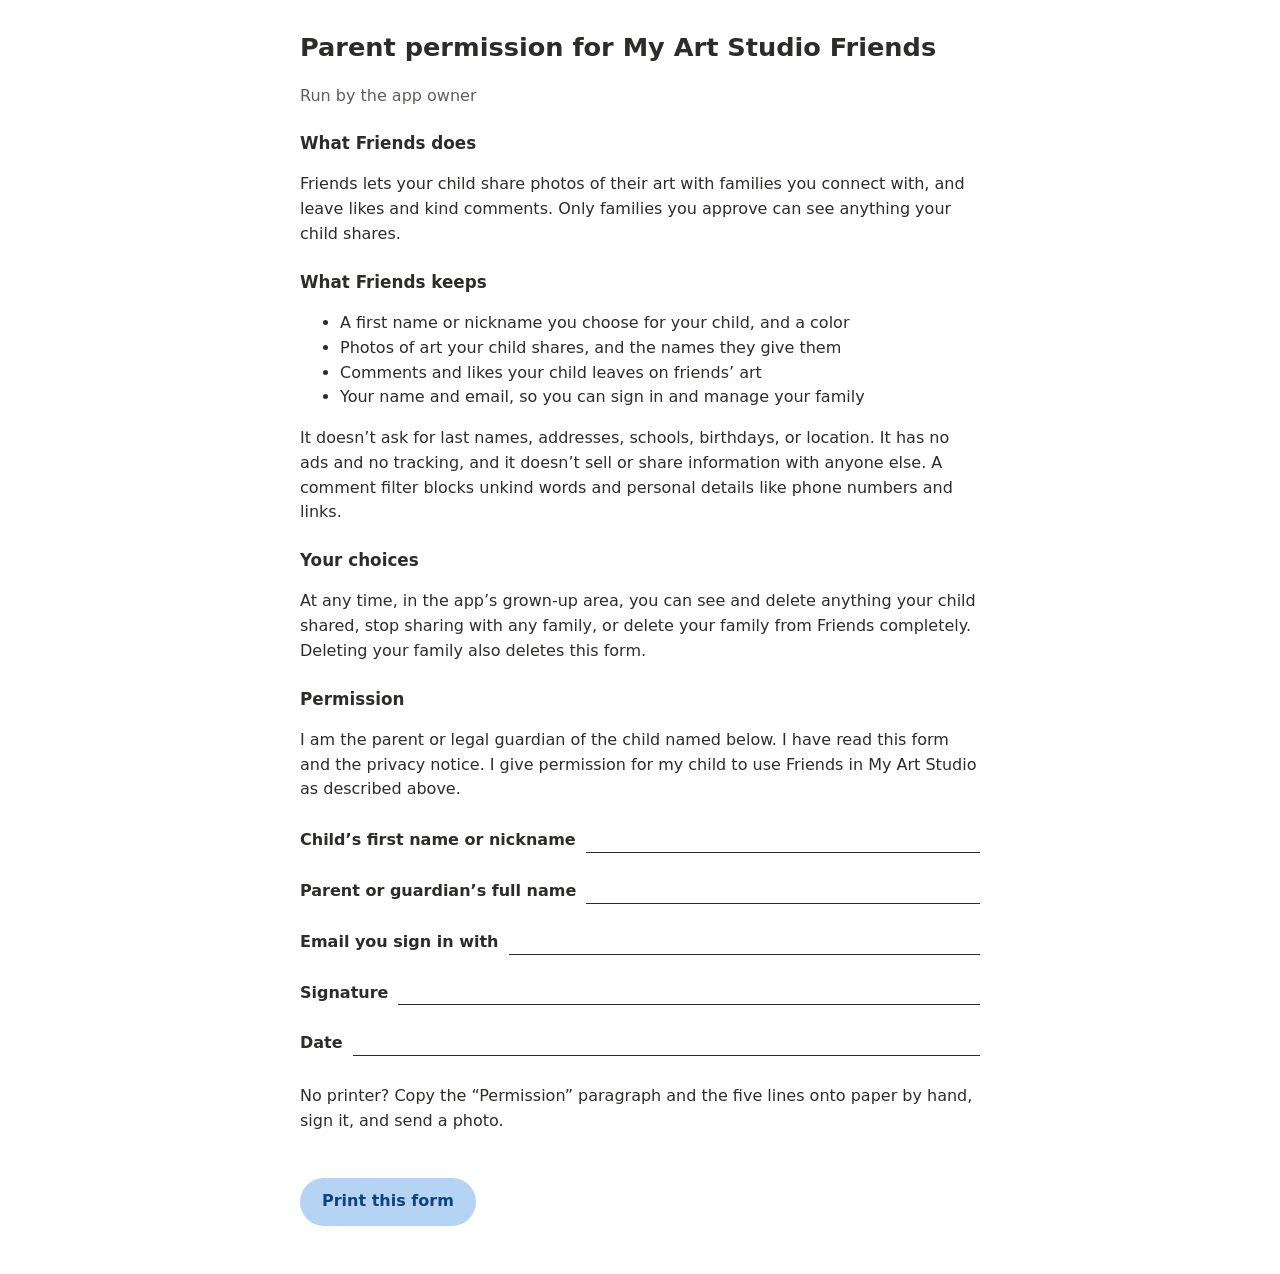
<file: consent-form.html>
<!doctype html>
<html lang="en">
<head>
  <meta charset="utf-8">
  <meta name="viewport" content="width=device-width, initial-scale=1">
  <title>Parent permission form – My Art Studio</title>
  <style>
    body { font-family: ui-rounded, system-ui, -apple-system, "Segoe UI", Roboto, sans-serif; color: #2C2C2A; line-height: 1.55; max-width: 680px; margin: 0 auto; padding: 28px 22px 48px; }
    h1 { font-size: 1.6rem; margin: 0 0 4px; }
    h2 { font-size: 1.05rem; margin: 22px 0 6px; }
    p, li { font-size: 1rem; }
    .muted { color: #5F5E5A; }
    .line { display: flex; align-items: flex-end; gap: 10px; margin-top: 26px; }
    .line span { white-space: nowrap; font-weight: 700; }
    .line i { flex: 1; border-bottom: 1.5px solid #2C2C2A; height: 1.4em; }
    .print { margin-top: 28px; min-height: 48px; padding: 0 22px; border-radius: 999px; border: 0; background: #B5D4F4; color: #0C447C; font: inherit; font-weight: 700; cursor: pointer; }
    .print:focus-visible { outline: 3px solid #0C447C; outline-offset: 2px; }
    @media print { .print, .no-print { display: none; } body { padding: 0; } }
  </style>
</head>
<body>
  <main>
    <h1>Parent permission for My Art Studio Friends</h1>
    <p class="muted">Run by <span data-owner-name>the app owner</span><span data-owner-email-wrap>, <span data-owner-email></span></span></p>

    <h2>What Friends does</h2>
    <p>Friends lets your child share photos of their art with families you connect with, and leave likes and kind comments. Only families you approve can see anything your child shares.</p>

    <h2>What Friends keeps</h2>
    <ul>
      <li>A first name or nickname you choose for your child, and a color</li>
      <li>Photos of art your child shares, and the names they give them</li>
      <li>Comments and likes your child leaves on friends’ art</li>
      <li>Your name and email, so you can sign in and manage your family</li>
    </ul>
    <p>It doesn’t ask for last names, addresses, schools, birthdays, or location. It has no ads and no tracking, and it doesn’t sell or share information with anyone else. A comment filter blocks unkind words and personal details like phone numbers and links.</p>

    <h2>Your choices</h2>
    <p>At any time, in the app’s grown-up area, you can see and delete anything your child shared, stop sharing with any family, or delete your family from Friends completely. Deleting your family also deletes this form.</p>

    <h2>Permission</h2>
    <p>I am the parent or legal guardian of the child named below. I have read this form and the privacy notice. I give permission for my child to use Friends in My Art Studio as described above.</p>

    <div class="line"><span>Child’s first name or nickname</span><i></i></div>
    <div class="line"><span>Parent or guardian’s full name</span><i></i></div>
    <div class="line"><span>Email you sign in with</span><i></i></div>
    <div class="line"><span>Signature</span><i></i></div>
    <div class="line"><span>Date</span><i></i></div>

    <p class="no-print" style="margin-top:28px">No printer? Copy the “Permission” paragraph and the five lines onto paper by hand, sign it, and send a photo.</p>
    <button type="button" class="print" onclick="window.print()">Print this form</button>
  </main>
  <script type="module">
    import { OWNER_NAME, OWNER_EMAIL } from './js/config.js';
    if (OWNER_NAME) document.querySelectorAll('[data-owner-name]').forEach((el) => { el.textContent = OWNER_NAME; });
    if (OWNER_EMAIL) document.querySelectorAll('[data-owner-email]').forEach((el) => { el.textContent = OWNER_EMAIL; });
    else document.querySelectorAll('[data-owner-email-wrap]').forEach((el) => el.remove());
  </script>
</body>
</html>
</file>
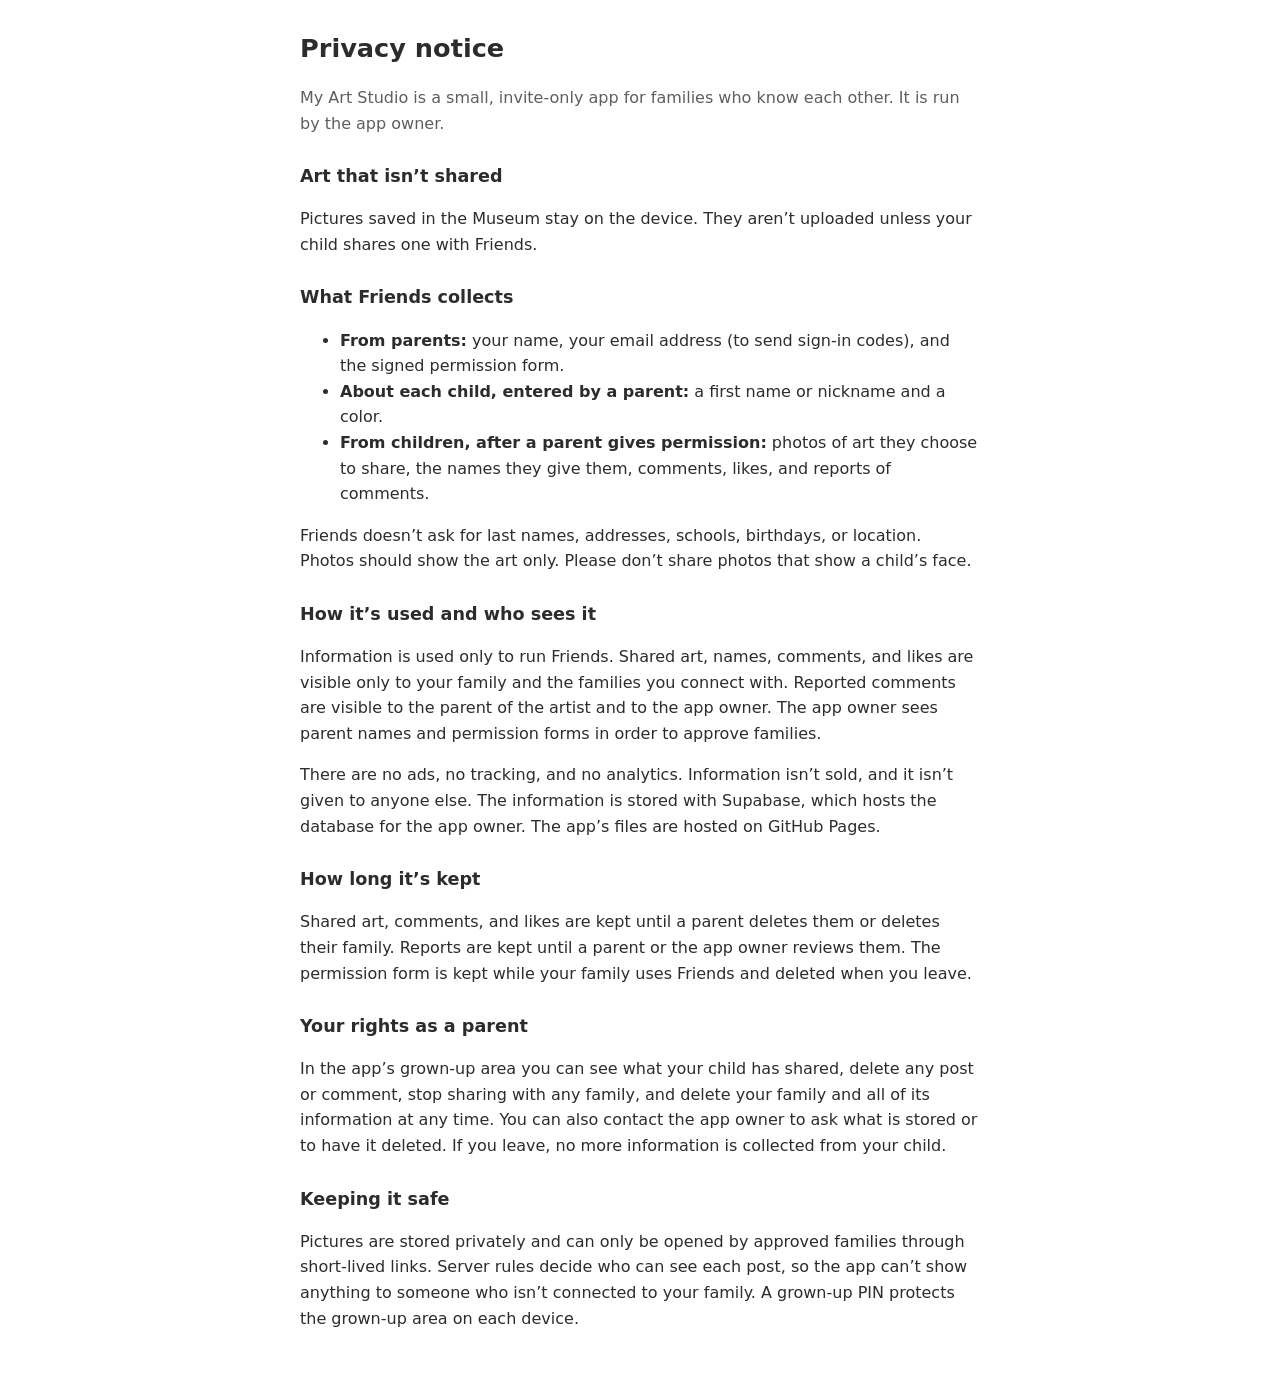
<file: privacy.html>
<!doctype html>
<html lang="en">
<head>
  <meta charset="utf-8">
  <meta name="viewport" content="width=device-width, initial-scale=1">
  <title>Privacy notice – My Art Studio</title>
  <style>
    body { font-family: ui-rounded, system-ui, -apple-system, "Segoe UI", Roboto, sans-serif; color: #2C2C2A; line-height: 1.6; max-width: 680px; margin: 0 auto; padding: 28px 22px 48px; }
    h1 { font-size: 1.6rem; margin: 0 0 4px; }
    h2 { font-size: 1.1rem; margin: 26px 0 6px; }
    .muted { color: #5F5E5A; }
    a { color: #0C447C; font-weight: 700; }
    a:focus-visible { outline: 3px solid #0C447C; outline-offset: 2px; }
  </style>
</head>
<body>
  <main>
    <h1>Privacy notice</h1>
    <p class="muted">My Art Studio is a small, invite-only app for families who know each other. It is run by <span data-owner-name>the app owner</span><span data-owner-email-wrap>, who you can reach at <span data-owner-email></span></span>.</p>

    <h2>Art that isn’t shared</h2>
    <p>Pictures saved in the Museum stay on the device. They aren’t uploaded unless your child shares one with Friends.</p>

    <h2>What Friends collects</h2>
    <ul>
      <li><strong>From parents:</strong> your name, your email address (to send sign-in codes), and the signed permission form.</li>
      <li><strong>About each child, entered by a parent:</strong> a first name or nickname and a color.</li>
      <li><strong>From children, after a parent gives permission:</strong> photos of art they choose to share, the names they give them, comments, likes, and reports of comments.</li>
    </ul>
    <p>Friends doesn’t ask for last names, addresses, schools, birthdays, or location. Photos should show the art only. Please don’t share photos that show a child’s face.</p>

    <h2>How it’s used and who sees it</h2>
    <p>Information is used only to run Friends. Shared art, names, comments, and likes are visible only to your family and the families you connect with. Reported comments are visible to the parent of the artist and to the app owner. The app owner sees parent names and permission forms in order to approve families.</p>
    <p>There are no ads, no tracking, and no analytics. Information isn’t sold, and it isn’t given to anyone else. The information is stored with Supabase, which hosts the database for the app owner. The app’s files are hosted on GitHub Pages.</p>

    <h2>How long it’s kept</h2>
    <p>Shared art, comments, and likes are kept until a parent deletes them or deletes their family. Reports are kept until a parent or the app owner reviews them. The permission form is kept while your family uses Friends and deleted when you leave.</p>

    <h2>Your rights as a parent</h2>
    <p>In the app’s grown-up area you can see what your child has shared, delete any post or comment, stop sharing with any family, and delete your family and all of its information at any time. You can also contact the app owner to ask what is stored or to have it deleted. If you leave, no more information is collected from your child.</p>

    <h2>Keeping it safe</h2>
    <p>Pictures are stored privately and can only be opened by approved families through short-lived links. Server rules decide who can see each post, so the app can’t show anything to someone who isn’t connected to your family. A grown-up PIN protects the grown-up area on each device.</p>
  </main>
  <script type="module">
    import { OWNER_NAME, OWNER_EMAIL } from './js/config.js';
    if (OWNER_NAME) document.querySelectorAll('[data-owner-name]').forEach((el) => { el.textContent = OWNER_NAME; });
    if (OWNER_EMAIL) document.querySelectorAll('[data-owner-email]').forEach((el) => { el.textContent = OWNER_EMAIL; });
    else document.querySelectorAll('[data-owner-email-wrap]').forEach((el) => el.remove());
  </script>
</body>
</html>
</file>
